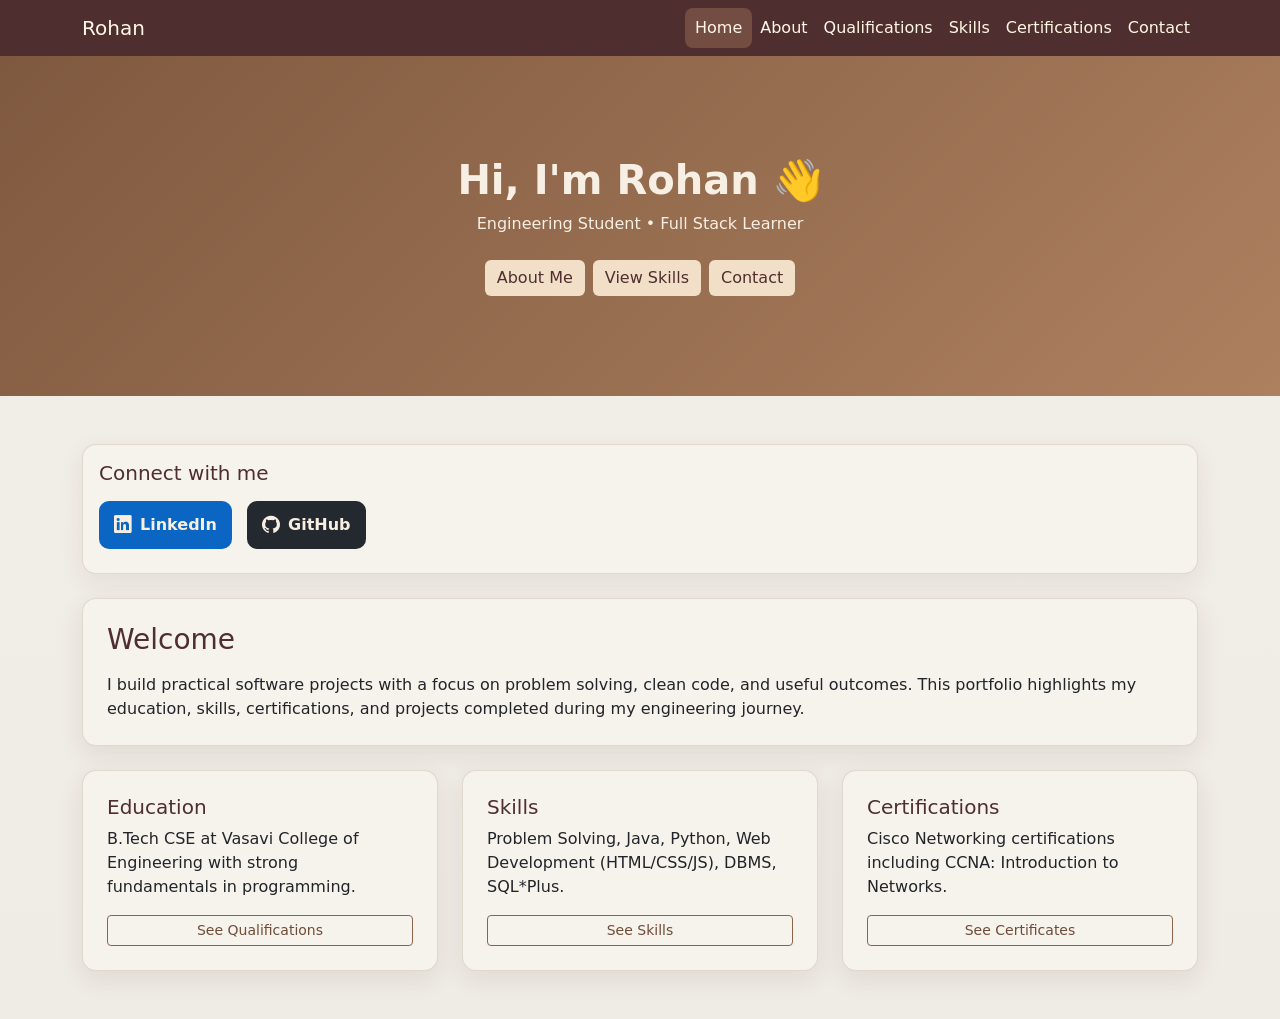
<file: index.html>
<!DOCTYPE html>
<html lang="en">

<head>
    <meta charset="UTF-8">
    <title>Portfolio</title>
    <link href="https://cdn.jsdelivr.net/npm/bootstrap@5.3.0/dist/css/bootstrap.min.css" rel="stylesheet">
    <link rel="stylesheet" href="https://cdn.jsdelivr.net/npm/bootstrap-icons@1.11.3/font/bootstrap-icons.min.css">
    <link rel="stylesheet" href="theme.css">
</head>

<body>

    <!-- Navbar -->
    <nav class="navbar navbar-expand-lg navbar-dark bg-dark">
        <div class="container">
            <a class="navbar-brand">Rohan</a>
            <button class="navbar-toggler" data-bs-toggle="collapse" data-bs-target="#menu">
                <span class="navbar-toggler-icon"></span>
            </button>

            <div class="collapse navbar-collapse" id="menu">
                <ul class="navbar-nav ms-auto">
                    <li class="nav-item"><a class="nav-link active" href="index.html">Home</a></li>
                    <li class="nav-item"><a class="nav-link" href="about.html">About</a></li>
                    <li class="nav-item"><a class="nav-link" href="qualifications.html">Qualifications</a></li>
                    <li class="nav-item"><a class="nav-link" href="skills.html">Skills</a></li>
                    <li class="nav-item"><a class="nav-link" href="certifications.html">Certifications</a></li>
                    <li class="nav-item"><a class="nav-link" href="contact.html">Contact</a></li>
                </ul>
            </div>
        </div>
    </nav>

    <!-- Hero -->
    <section class="hero text-center">
        <h1>Hi, I'm Rohan 👋</h1>
        <p class="mb-4">Engineering Student • Full Stack Learner</p>
        <div class="d-flex justify-content-center gap-2 flex-wrap">
            <a href="about.html" class="btn btn-primary">About Me</a>
            <a href="skills.html" class="btn btn-outline-primary">View Skills</a>
            <a href="contact.html" class="btn btn-primary">Contact</a>
        </div>
    </section>

    <section class="container my-5">
        <div class="social-links mb-4">
            <h5 class="mb-3">Connect with me</h5>
            <a class="social-link-btn linkedin" href="https://www.linkedin.com/in/rohan-tammana-906132315" target="_blank" rel="noopener noreferrer" aria-label="Open LinkedIn profile">
                <i class="bi bi-linkedin"></i>
                LinkedIn
            </a>
            <a class="social-link-btn github" href="https://github.com/Rohannn2960" target="_blank" rel="noopener noreferrer" aria-label="Open GitHub profile">
                <i class="bi bi-github"></i>
                GitHub
            </a>
        </div>

        <div class="card p-4 shadow-sm mb-4">
            <h3 class="mb-3">Welcome</h3>
            <p class="mb-0">
                I build practical software projects with a focus on problem solving, clean code, and useful outcomes.
                This portfolio highlights my education, skills, certifications, and projects completed during my engineering journey.
            </p>
        </div>

        <div class="row g-4">
            <div class="col-md-4">
                <div class="card p-4 h-100 shadow-sm">
                    <h5>Education</h5>
                    <p class="mb-3">B.Tech CSE at Vasavi College of Engineering with strong fundamentals in programming.</p>
                    <a href="qualifications.html" class="btn btn-outline-primary btn-sm">See Qualifications</a>
                </div>
            </div>

            <div class="col-md-4">
                <div class="card p-4 h-100 shadow-sm">
                    <h5>Skills</h5>
                    <p class="mb-3">Problem Solving, Java, Python, Web Development (HTML/CSS/JS), DBMS, SQL*Plus.</p>
                    <a href="skills.html" class="btn btn-outline-primary btn-sm">See Skills</a>
                </div>
            </div>

            <div class="col-md-4">
                <div class="card p-4 h-100 shadow-sm">
                    <h5>Certifications</h5>
                    <p class="mb-3">Cisco Networking certifications including CCNA: Introduction to Networks.</p>
                    <a href="certifications.html" class="btn btn-outline-primary btn-sm">See Certificates</a>
                </div>
            </div>
        </div>
    </section>

    <script src="https://cdn.jsdelivr.net/npm/bootstrap@5.3.0/dist/js/bootstrap.bundle.min.js"></script>

   
</body>

</html>
</file>
<file: theme.css>
:root {
  --cream-bg: #efebe5;
  --cream-surface: #f6f2ec;
  --yellow-soft: #b48762;
  --yellow-main: #9c7150;
  --yellow-deep: #6f4c38;
  --brown-deep: #4f2e2f;
  --text-main: #4b3a2f;
}

body {
  background: linear-gradient(180deg, #f2eee8 0%, var(--cream-bg) 100%);
  color: var(--text-main);
}

.navbar.bg-dark {
  background-color: var(--brown-deep) !important;
}

.navbar-brand,
.navbar-dark .navbar-nav .nav-link {
  color: #fff8e5 !important;
}

.navbar-dark .navbar-nav .nav-link.active,
.navbar-dark .navbar-nav .nav-link:hover {
  color: #fff6eb !important;
  background: rgba(180, 135, 98, 0.35);
  border-radius: 8px;
  padding-left: 10px;
  padding-right: 10px;
}

.hero {
  background: linear-gradient(135deg, #7f593f, #ad805f);
  color: #f7efe4;
  padding: 100px 0;
}

.hero h1 {
  font-weight: 700;
}

.hero .btn {
  border: none;
  background: #f2dfc8;
  color: var(--brown-deep);
}

.hero .btn:hover {
  background: #e8cfaf;
}

.card,
.list-group-item,
.modal-content,
form.shadow,
.table {
  background: var(--cream-surface);
  border: 1px solid rgba(139, 109, 81, 0.2);
  border-radius: 14px;
}

.card,
form.shadow,
.table.shadow,
.list-group.shadow {
  box-shadow: 0 8px 24px rgba(87, 64, 44, 0.1) !important;
}

.section-title,
h3,
h4,
h5,
label {
  color: var(--brown-deep);
}

.text-muted {
  color: #7d6350 !important;
}

.table-dark {
  --bs-table-bg: #76553c;
  --bs-table-color: #f8efe2;
}

.table-striped > tbody > tr:nth-of-type(odd) > * {
  --bs-table-accent-bg: #f3ece3;
}

.table-hover > tbody > tr:hover > * {
  --bs-table-accent-bg: #eadfce;
}

.progress {
  background-color: #e9ddd0;
}

.progress-bar,
.bg-success,
.bg-info,
.bg-warning {
  background: linear-gradient(90deg, #b98b63, #8b6447) !important;
  color: #fff7eb !important;
}

.badge.bg-success,
.badge.bg-secondary,
.badge.bg-info,
.badge.bg-warning {
  background-color: #8b6447 !important;
  color: #fdf3e6;
}

.btn-primary,
.btn-success {
  background-color: #8b6447;
  border-color: #8b6447;
  color: #fff7eb;
}

.btn-primary:hover,
.btn-success:hover,
.btn-outline-primary:hover {
  background-color: #6f4c38;
  border-color: #6f4c38;
  color: #fff7eb;
}

.btn-outline-primary {
  border-color: #8b6447;
  color: #6f4c38;
}

.form-control,
.form-select,
textarea {
  border: 1px solid #d6c3ad;
  background: #fbf8f2;
}

.form-control:focus,
.form-select:focus,
textarea:focus {
  border-color: #a37856;
  box-shadow: 0 0 0 0.2rem rgba(163, 120, 86, 0.2);
}

.profile-photo {
  width: 140px;
  height: 140px;
  display: block;
  margin: 0 auto 12px;
  object-fit: cover;
  object-position: center;
  border: 4px solid #d8b493;
  background: #efe4d6;
}

.social-links {
  background: var(--cream-surface);
  border: 1px solid rgba(139, 109, 81, 0.2);
  border-radius: 14px;
  padding: 16px;
  box-shadow: 0 8px 24px rgba(87, 64, 44, 0.08);
}

.social-link-btn {
  display: inline-flex;
  align-items: center;
  gap: 8px;
  padding: 10px 14px;
  margin-right: 10px;
  margin-bottom: 8px;
  border-radius: 10px;
  text-decoration: none;
  font-weight: 600;
  border: 1px solid transparent;
  transition: all 0.2s ease;
}

.social-link-btn i {
  font-size: 1.1rem;
}

.social-link-btn.linkedin {
  color: #f8efe2;
  background: #0a66c2;
}

.social-link-btn.github {
  color: #f8efe2;
  background: #24292f;
}

.social-link-btn:hover {
  transform: translateY(-1px);
  filter: brightness(1.05);
  color: #fff;
}
</file>
